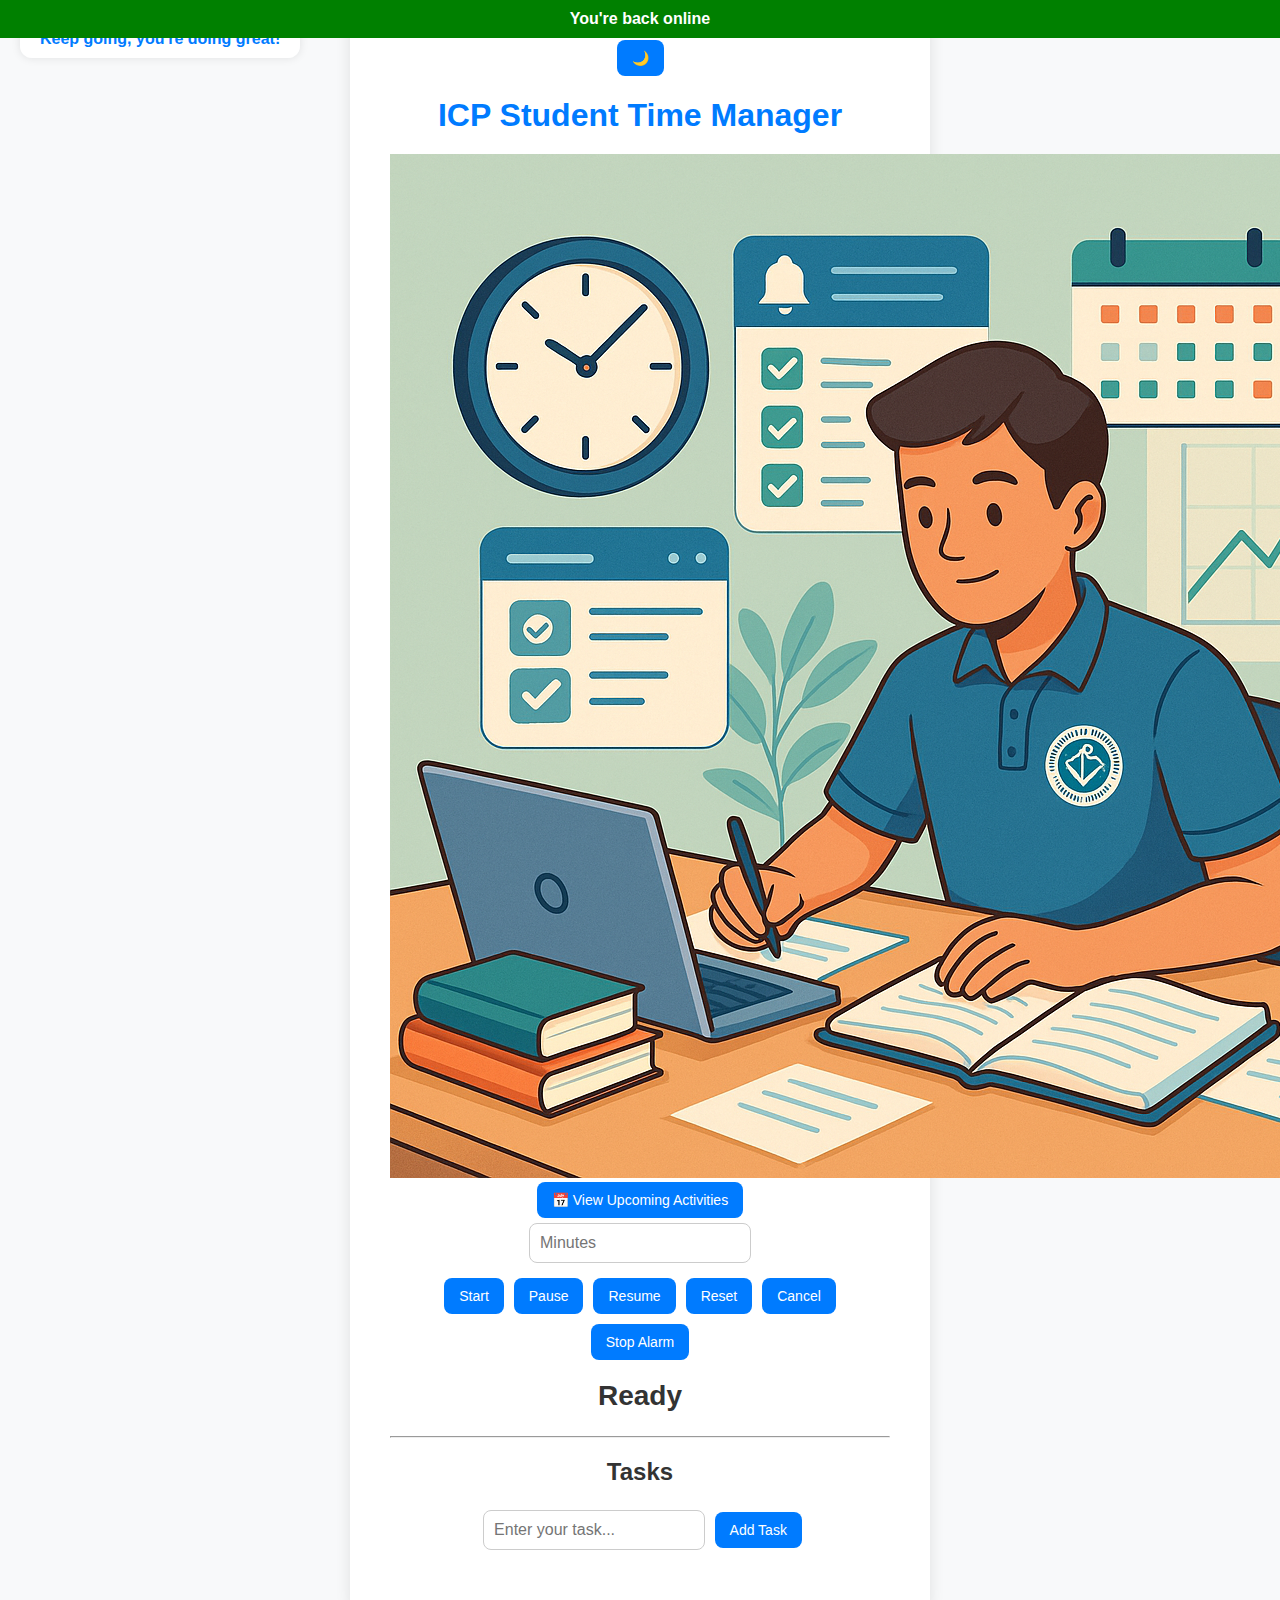
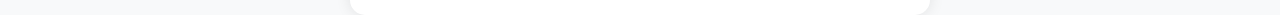
<file: index.html>
<!DOCTYPE html>
<html lang="en">
<head>
  <meta charset="UTF-8">
  <title>ICP Student Time Manager</title>
  <link rel="stylesheet" href="style.css">
<link rel="manifest" href="manifest.json">
</head>
<body>
  <div class="container">
    <button id="darkModeToggle">🌙
    </button>
 <h1>ICP Student Time Manager</h1>
    <div class="profile-pic">
  <img src="Group3.png" alt="Group Profile Picture">
</div>
  <button onclick="window.open('activities.html', '_blank')">
  📅 View Upcoming Activities
</button>

    <!-- TIMER SECTION -->
    <div class="timer-controls">
      <input type="number" id="timerInput" placeholder="Minutes" min="1">
      <div class="buttons">
        <button onclick="startTimer()">Start</button>
        <button onclick="pauseTimer()">Pause</button>
        <button onclick="resumeTimer()">Resume</button>
        <button onclick="resetTimer()">Reset</button>
        <button onclick="cancelTimer()">Cancel</button>
        <button onclick="stopAlarm()">Stop Alarm</button>
      </div>
    </div>

    <h2 id="countdownDisplay">Ready</h2>
    <audio id="alarmSound" src="alarm.mp3" preload="auto"></audio>

    <!-- TASK MANAGER SECTION -->
    <hr>
    <h2>Tasks</h2>
    <form id="taskForm">
      <input type="text" id="taskInput" placeholder="Enter your task..." required>
      <button type="submit">Add Task</button>
    </form>

    <ul id="taskList"></ul>
  </div>
 <!-- Offline Banner -->
<div id="offlineBanner" style="display:none; position:fixed; top:0; left:0; right:0; background:red; color:white; padding:10px; text-align:center; font-weight:bold; z-index:9999;">
  You are currently offline
</div>

<!-- Online Banner -->
<div id="onlineBanner" style="display:none; position:fixed; top:0; left:0; right:0; background:green; color:white; padding:10px; text-align:center; font-weight:bold; z-index:9999;">
  You're back online
</div>

  <script src="script.js"></script>
  <div id="quote" class="quote"></div>

<script>
  if ("serviceWorker" in navigator) {
    window.addEventListener("load", function () {
      navigator.serviceWorker.register("sw.js").then(
        function (reg) {
          console.log("✅ Service Worker registered.");
        },
        function (err) {
          console.log("❌ Service Worker registration failed: ", err);
        }
      );
    });
  }
</script>





</body>

</html>
</file>
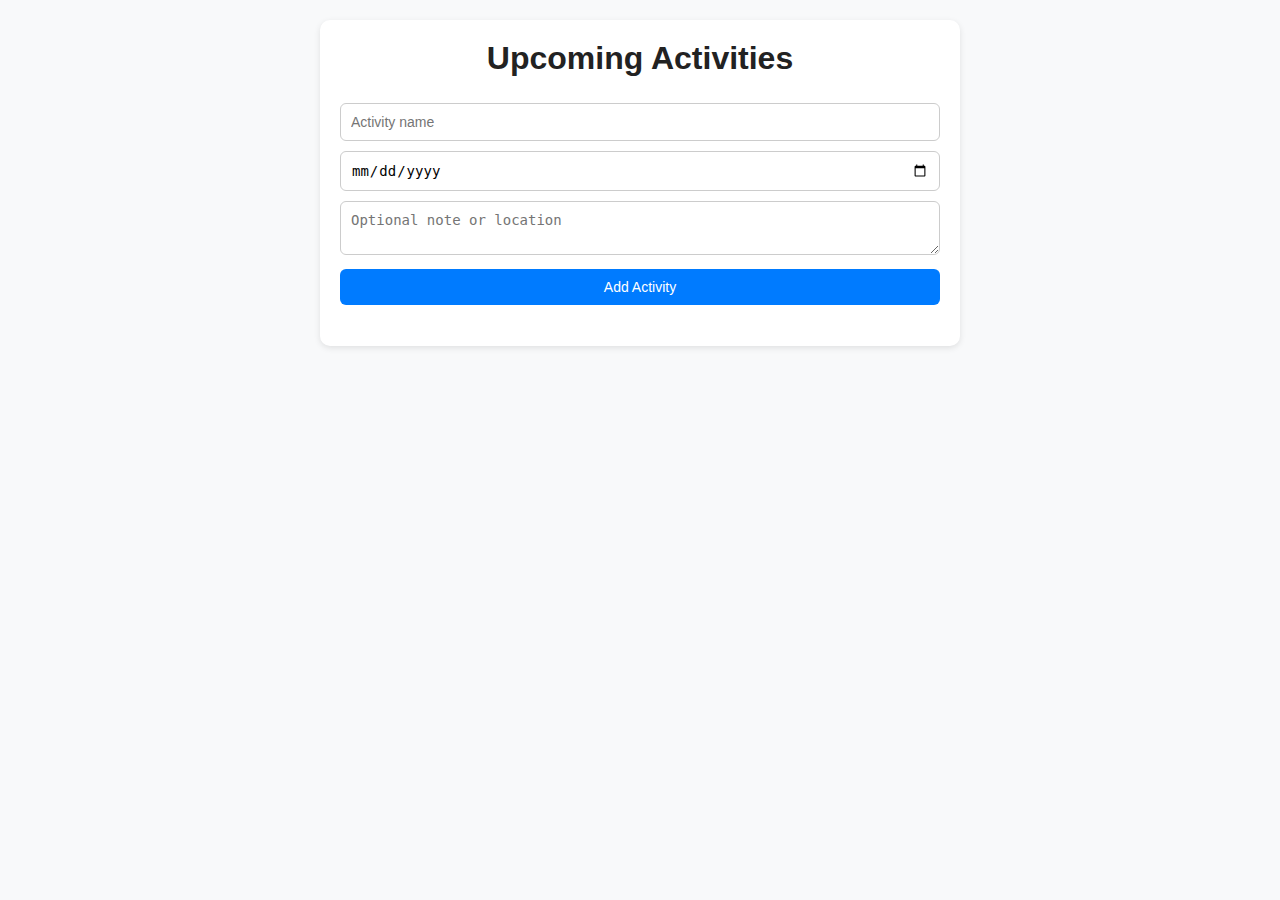
<file: activities.html>
<!DOCTYPE html>
<html lang="en">
<head>
  <meta charset="UTF-8">
  <meta name="viewport" content="width=device-width, initial-scale=1.0">
  <title>Upcoming Activities — ICP</title>
  <style>
    body {
      font-family: Arial, sans-serif;
      background-color: #f8f9fa;
      color: #333;
      margin: 0;
      padding: 20px;
      display: flex;
      justify-content: center;
    }

    .container {
      max-width: 600px;
      width: 100%;
      background: #ffffff;
      padding: 20px;
      border-radius: 10px;
      box-shadow: 0px 2px 6px rgba(0,0,0,0.1);
    }

    h1 {
      text-align: center;
      margin-top: 0;
      color: #222;
    }

    input, textarea, button {
      width: 100%;
      padding: 10px;
      margin: 5px 0;
      box-sizing: border-box;
      border: 1px solid #ccc;
      border-radius: 6px;
      font-size: 14px;
    }

    button {
      background-color: #007bff;
      color: white;
      border: none;
      cursor: pointer;
      transition: background 0.2s;
    }

    button:hover {
      background-color: #0056b3;
    }

    ul {
      list-style: none;
      padding: 0;
      margin-top: 10px;
    }

    li {
      background: #ffffff;
      border: 1px solid #ddd;
      border-radius: 6px;
      padding: 10px;
      margin: 5px 0;
      display: flex;
      justify-content: space-between;
      align-items: center;
    }

    .overdue {
      background-color: #ffefef;
    }

    .today {
      background-color: #eaffea;
    }

    .actions button {
      background-color: #eee;
      color: #333;
      border: 1px solid #ccc;
      padding: 5px 8px;
      margin-left: 4px;
      font-size: 12px;
    }

    .done .left {
      text-decoration: line-through;
      opacity: 0.6;
    }

    .meta {
      font-size: 12px;
      color: #666;
    }
  </style>
</head>
<body>

  <div class="container">
    <h1>Upcoming Activities</h1>

    <input type="text" id="activityName" placeholder="Activity name">
    <input type="date" id="activityDate">
    <textarea id="activityNote" rows="2" placeholder="Optional note or location"></textarea>
    <button onclick="addActivity()">Add Activity</button>

    <ul id="activityList"></ul>
  </div>

  <script>
    let activities = JSON.parse(localStorage.getItem('activities') || '[]');

    function saveActivities() {
      localStorage.setItem('activities', JSON.stringify(activities));
    }

    function renderActivities() {
      const list = document.getElementById('activityList');
      list.innerHTML = '';
      const today = new Date().toISOString().split('T')[0];

      activities
        .sort((a, b) => new Date(a.date) - new Date(b.date))
        .forEach(activity => {
          const li = document.createElement('li');
          li.classList.add('activity');

          if (activity.done) li.classList.add('done');
          if (!activity.done && activity.date < today) li.classList.add('overdue');
          if (activity.date === today) li.classList.add('today');

          const left = document.createElement('div');
          left.classList.add('left');
          left.innerHTML = `<strong>${activity.name}</strong><br><span class="meta">${activity.date}${activity.note ? ' • ' + activity.note : ''}</span>`;

          const actions = document.createElement('div');
          actions.classList.add('actions');

          const doneBtn = document.createElement('button');
          doneBtn.textContent = activity.done ? '↺' : '✓';
          doneBtn.onclick = () => {
            activity.done = !activity.done;
            saveActivities();
            renderActivities();
          };

          const delBtn = document.createElement('button');
          delBtn.textContent = '🗑';
          delBtn.onclick = () => {
            if (confirm('Delete this activity?')) {
              activities = activities.filter(a => a !== activity);
              saveActivities();
              renderActivities();
            }
          };

          actions.appendChild(doneBtn);
          actions.appendChild(delBtn);
          li.appendChild(left);
          li.appendChild(actions);
          list.appendChild(li);
        });
    }

    function addActivity() {
      const name = document.getElementById('activityName').value.trim();
      const date = document.getElementById('activityDate').value;
      const note = document.getElementById('activityNote').value.trim();

      if (name && date) {
        activities.push({ name, date, note, done: false });
        saveActivities();
        renderActivities();
        document.getElementById('activityName').value = '';
        document.getElementById('activityDate').value = '';
        document.getElementById('activityNote').value = '';
      }
    }

    renderActivities();
  </script>

 <!-- Offline Banner -->
<div id="offlineBanner" style="display:none; position:fixed; top:0; left:0; right:0; background:red; color:white; padding:10px; text-align:center; font-weight:bold; z-index:9999;">
  You are currently offline
</div>

<!-- Online Banner -->
<div id="onlineBanner" style="display:none; position:fixed; top:0; left:0; right:0; background:green; color:white; padding:10px; text-align:center; font-weight:bold; z-index:9999;">
  You're back online
</div>

</body>
</html>
</file>
<file: style.css>
body {
  font-family: Arial, sans-serif;
  background-color: #f8f9fa;
  color: #333;
  display: flex;
  justify-content: center;
  align-items: center;
  min-height: 100vh;
  margin: 0;
}

.container {
  text-align: center;
  background: white;
  padding: 40px;
  border-radius: 15px;
  box-shadow: 0 0 15px rgba(0,0,0,0.1);
  width: 90%;
  max-width: 500px;
}

h1 {
  color: #007bff;
  margin-bottom: 20px;
}

input[type="number"],
input[type="text"] {
  padding: 10px;
  font-size: 16px;
  width: 200px;
  margin: 5px;
  border: 1px solid #ccc;
  border-radius: 8px;
}

button {
  padding: 10px 15px;
  font-size: 14px;
  border: none;
  border-radius: 8px;
  background-color: #007bff;
  color: white;
  cursor: pointer;
  transition: background 0.3s ease;
}

button:hover {
  background-color: #0056b3;
}

.buttons {
  display: flex;
  flex-wrap: wrap;
  gap: 10px;
  justify-content: center;
  margin-top: 10px;
}

#countdownDisplay {
  margin-top: 20px;
  font-size: 28px;
  color: #333;
}

#taskList {
  list-style: none;
  padding: 0;
  margin-top: 20px;
}

#taskList li {
  background: hwb(305 2% 39%);
  margin: 5px 0;
  padding: 10px;
  border-radius: 8px;
  text-align: left;
  display: flex;
  justify-content: space-between;
  align-items: center;
}

#taskList li.done {
  text-decoration: line-through;
  color: rgb(11, 15, 243);
  background-color: #e0e0e0;
}

.task-buttons {
  display: flex;
  gap: 8px;
}

.task-buttons button {
  padding: 4px 8px;
  font-size: 12px;
  background-color: #28a745;
}

.task-buttons .delete-btn {
  background-color: #dc3545;
}

.task-buttons button:hover {
  opacity: 0.8;
}
.quote {
  position: absolute;
  top: 20px;
  left: 20px;
  background: rgba(255, 255, 255, 0.9);
  padding: 10px 20px;
  border-radius: 12px;
  font-weight: bold;
  color: #007BFF; /* Bright Bootstrap Blue */
  box-shadow: 0 0 10px rgba(0,0,0,0.1);
  opacity: 0;
  transition: opacity 1s ease-in-out;
  z-index: 999;
}
.quote.show {
  opacity: 1;
}
/* Dark mode styles */
.dark-mode {
  background-color: #121212;
  color: #f0f0f0;
}

.dark-mode input,
.dark-mode button,
.dark-mode select {
  background-color: #1f1f1f;
  color: #f0f0f0;
  border: 1px solid #444;
}

.dark-mode .task-item {
  background-color: #1c1c1c;
  color: #fff;
}

.dark-mode .quote {
  color: #4da3ff;
}
.task-item {
  color: #007bff;
  font-weight: 500;
  margin-bottom: 8px;
}
</file>
